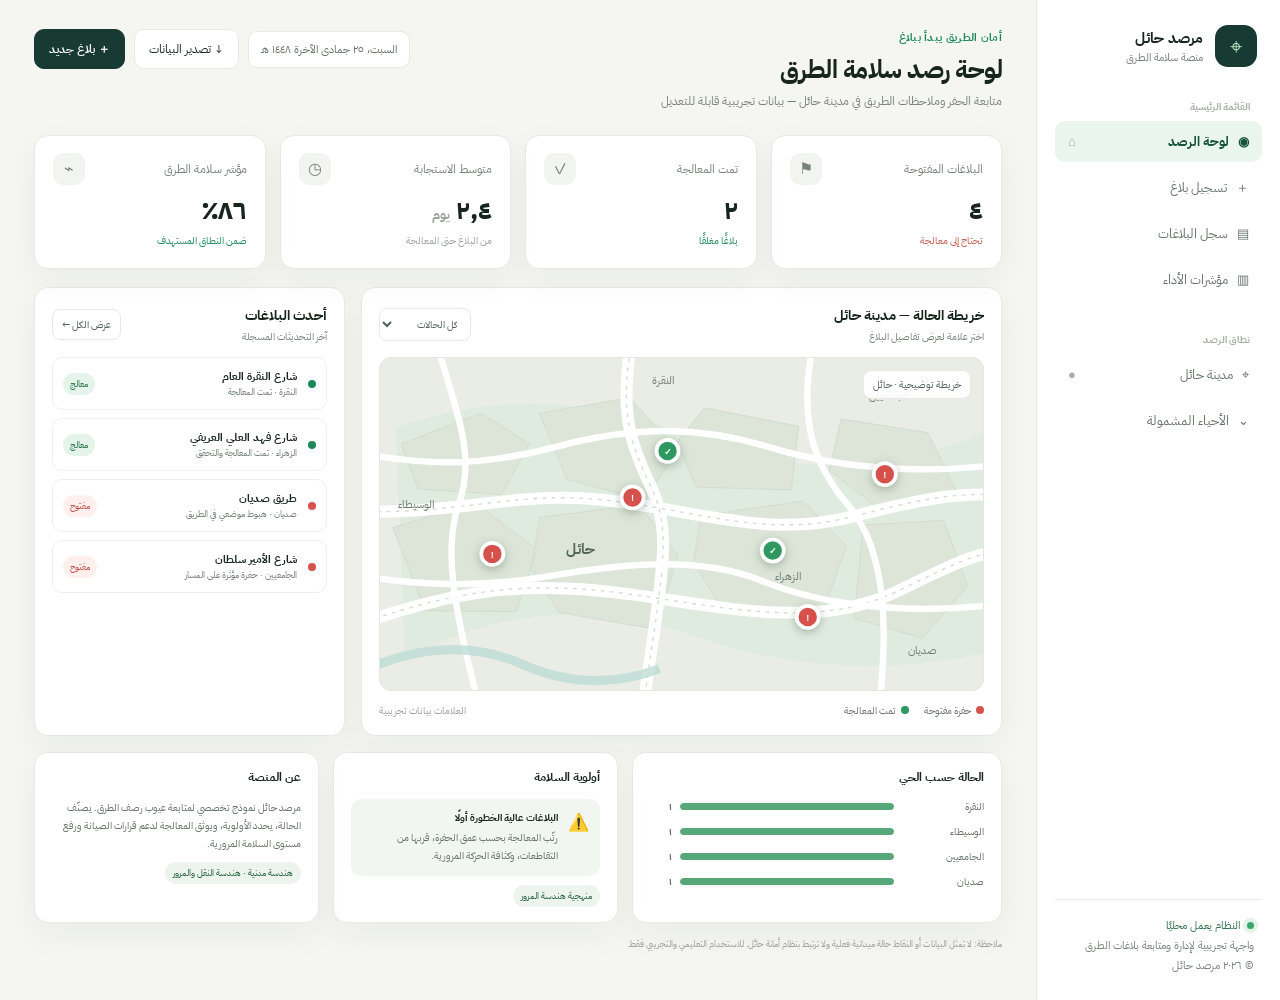
<file: index.html>
<!doctype html>
<html lang="ar" dir="rtl">
<head>
  <meta charset="utf-8">
  <meta name="viewport" content="width=device-width, initial-scale=1">
  <meta name="theme-color" content="#f5f6f2">
  <meta name="description" content="لوحة تجريبية لرصد الحفر ومتابعة سلامة الطرق في مدينة حائل.">
  <title>مرصد حائل | رصد الحفر</title>
  <link rel="stylesheet" href="styles.css">
  <script src="app.js?v=2" defer></script>
</head>
<body>
  <div class="shell">
    <aside class="side" aria-label="القائمة الجانبية">
      <div class="brand">
        <div class="brandmark" aria-hidden="true">⌖</div>
        <div><strong>مرصد حائل</strong><small>منصة سلامة الطرق</small></div>
      </div>

      <div>
        <div class="navlabel">القائمة الرئيسية</div>
        <nav class="nav" aria-label="القائمة الرئيسية">
          <button class="active" type="button">◉ &nbsp; لوحة الرصد <span>⌂</span></button>
          <button id="reportNav" type="button">＋ &nbsp; تسجيل بلاغ</button>
          <button id="allReports" type="button">▤ &nbsp; سجل البلاغات</button>
          <button id="analytics" type="button">▥ &nbsp; مؤشرات الأداء</button>
        </nav>
      </div>

      <div>
        <div class="navlabel">نطاق الرصد</div>
        <div class="nav">
          <button type="button">⌖ &nbsp; مدينة حائل <span>●</span></button>
          <button type="button">⌄ &nbsp; الأحياء المشمولة</button>
        </div>
      </div>

      <div class="side-bottom">
        <div class="live"><i class="dot" aria-hidden="true"></i> النظام يعمل محليًا</div>
        <br>واجهة تجريبية لإدارة ومتابعة بلاغات الطرق<br>© ٢٠٢٦ مرصد حائل
      </div>
    </aside>

    <main class="main">
      <header class="top">
        <div>
          <div class="eyebrow">أمان الطريق يبدأ ببلاغ</div>
          <h1>لوحة رصد سلامة الطرق</h1>
          <p class="sub">متابعة الحفر وملاحظات الطريق في مدينة حائل — بيانات تجريبية قابلة للتعديل</p>
        </div>
        <div class="actions">
          <span class="date-pill" id="today"></span>
          <button class="btn" id="exportBtn" type="button">↓ تصدير البيانات</button>
          <button class="btn primary" id="newReport" type="button">＋ بلاغ جديد</button>
        </div>
      </header>

      <section class="stats" aria-label="ملخص البلاغات">
        <article class="card stat">
          <div class="stat-top">البلاغات المفتوحة <span class="icon" aria-hidden="true">⚑</span></div>
          <b id="openCount">٠</b><small class="red">تحتاج إلى معالجة</small>
        </article>
        <article class="card stat">
          <div class="stat-top">تمت المعالجة <span class="icon" aria-hidden="true">✓</span></div>
          <b id="closedCount">٠</b><small class="green">بلاغًا مغلقًا</small>
        </article>
        <article class="card stat">
          <div class="stat-top">متوسط الاستجابة <span class="icon" aria-hidden="true">◷</span></div>
          <b>٢٫٤ <small class="unit">يوم</small></b><small>من البلاغ حتى المعالجة</small>
        </article>
        <article class="card stat">
          <div class="stat-top">مؤشر سلامة الطرق <span class="icon" aria-hidden="true">⌁</span></div>
          <b>٨٦٪</b><small class="green">ضمن النطاق المستهدف</small>
        </article>
      </section>

      <section class="content" aria-label="الخريطة وآخر البلاغات">
        <article class="card mapcard">
          <div class="section-head">
            <div><h2>خريطة الحالة — مدينة حائل</h2><p>اختر علامة لعرض تفاصيل البلاغ</p></div>
            <label class="visually-hidden" for="mapFilter">تصفية حالات الخريطة</label>
            <select class="filter" id="mapFilter">
              <option value="all">كل الحالات</option>
              <option value="open">حفر مفتوحة</option>
              <option value="closed">تمت المعالجة</option>
            </select>
          </div>

          <div class="map">
            <svg viewBox="0 0 760 360" preserveAspectRatio="xMidYMid slice" role="img" aria-label="خريطة توضيحية لأحياء مدينة حائل">
              <rect class="map-bg" width="760" height="360" />
              <path class="zone" d="M70 75 Q230 20 390 85T710 80V320Q540 355 390 300T80 325Z" />
              <path class="block" d="M76 93l87-33 52 33-30 55-91-6zM226 60l98-17 51 57-34 54-85-22zM405 54l102 20-8 69-103-3-21-49zM553 66l94 15 31 63-83 20-55-42zM67 184l89-28 67 52-22 67-99-1zM226 173l108-14 42 55-24 80-105-18-30-47zM401 171l111-16 47 49-30 83-105-15-31-50zM577 181l87-5 26 71-49 57-74-22z" />
              <path class="road" d="M0 166C145 172 195 143 296 154s176 42 269 18 125-28 195-21M323 0c-8 62 1 92 24 140s12 93-6 220M37 286c103-35 177-45 286-30s206 39 293-4 94-44 144-41" />
              <path class="roadline" d="M0 166C145 172 195 143 296 154s176 42 269 18 125-28 195-21M323 0c-8 62 1 92 24 140s12 93-6 220M37 286c103-35 177-45 286-30s206 39 293-4 94-44 144-41" />
              <path class="roadminor" d="M119 0c23 75 36 112 19 160s-3 117 18 200M520 0c-12 75 6 119 41 160s44 110 35 200M0 98c100 20 158 21 245-2s155-22 231 1 174 33 284 13M0 231c98 18 164 18 240 5s160-22 228 6 180 41 292 19" />
              <path class="water" d="M44 335Q132 299 207 332T356 337" />
              <text x="372" y="28" class="maplabel">النقرة</text>
              <text x="625" y="44" class="maplabel">الجامعيين</text>
              <text x="112" y="163" class="maplabel">الوسيطاء</text>
              <text x="286" y="212" class="maplabel big">حائل</text>
              <text x="510" y="241" class="maplabel">الزهراء</text>
              <text x="656" y="321" class="maplabel">صديان</text>
              <g id="pins"></g>
            </svg>
            <div class="maplabel-overlay">خريطة توضيحية · حائل</div>
          </div>

          <div class="map-footer">
            <div class="map-legend">
              <span><i class="legend-dot red-dot" aria-hidden="true"></i>حفرة مفتوحة</span>
              <span><i class="legend-dot green-dot" aria-hidden="true"></i>تمت المعالجة</span>
            </div>
            <small>العلامات بيانات تجريبية</small>
          </div>
        </article>

        <article class="card feed">
          <div class="section-head">
            <div><h2>أحدث البلاغات</h2><p>آخر التحديثات المسجلة</p></div>
            <button class="filter" id="viewAll" type="button">عرض الكل ←</button>
          </div>
          <div class="feedlist" id="feed" aria-live="polite"></div>
        </article>
      </section>

      <section class="lower" aria-label="مؤشرات ومعلومات">
        <article class="card">
          <h3>الحالة حسب الحي</h3>
          <div class="bars" id="districtBars"></div>
        </article>
        <article class="card">
          <h3>أولوية السلامة</h3>
          <div class="focus">
            <span class="ico" aria-hidden="true">⚠️</span>
            <div><strong>البلاغات عالية الخطورة أولًا</strong><p>رتّب المعالجة بحسب عمق الحفرة، قربها من التقاطعات، وكثافة الحركة المرورية.</p></div>
          </div>
          <span class="tag">منهجية هندسة المرور</span>
        </article>
        <article class="card">
          <h3>عن المنصة</h3>
          <p class="specialty">مرصد حائل نموذج تخصصي لمتابعة عيوب رصف الطرق. يصنّف الحالة، يحدد الأولوية، ويوثق المعالجة لدعم قرارات الصيانة ورفع مستوى السلامة المرورية.</p>
          <span class="tag">هندسة مدنية · هندسة النقل والمرور</span>
        </article>
      </section>

      <p class="footnote page-note">ملاحظة: لا تمثل البيانات أو النقاط حالة ميدانية فعلية ولا ترتبط بنظام أمانة حائل. للاستخدام التعليمي والتجريبي فقط.</p>
    </main>
  </div>

  <div class="toast" id="toast" role="status" aria-live="polite"></div>

  <div class="modalback" id="modal" aria-hidden="true">
    <section class="modal" role="dialog" aria-modal="true" aria-labelledby="modalTitle" aria-describedby="modalDescription">
      <h2 id="modalTitle">تسجيل بلاغ طريق</h2>
      <p id="modalDescription">أضف ملاحظة جديدة إلى لوحة الرصد التجريبية.</p>
      <form id="reportForm">
        <div class="fields">
          <div class="field">
            <label for="district">الحي</label>
            <select id="district" required>
              <option value="النقرة">النقرة</option>
              <option value="الوسيطاء">الوسيطاء</option>
              <option value="الجامعيين">الجامعيين</option>
              <option value="الزهراء">الزهراء</option>
              <option value="صديان">صديان</option>
              <option value="أخرى">أخرى</option>
            </select>
          </div>
          <div class="field">
            <label for="severity">الأولوية</label>
            <select id="severity">
              <option value="عالية">عالية</option>
              <option value="متوسطة">متوسطة</option>
              <option value="منخفضة">منخفضة</option>
            </select>
          </div>
          <div class="field full">
            <label for="location">الشارع أو وصف الموقع</label>
            <input id="location" required maxlength="100" placeholder="مثال: شارع الملك عبدالعزيز">
          </div>
          <div class="field full">
            <label for="condition">الحالة</label>
            <select id="condition">
              <option value="open">حفرة مفتوحة</option>
              <option value="closed">تمت المعالجة</option>
            </select>
          </div>
          <div class="field full">
            <label for="note">وصف مختصر</label>
            <input id="note" maxlength="160" placeholder="عمق تقريبي، قرب تقاطع…">
          </div>
        </div>
        <div class="modal-actions">
          <button class="btn primary" type="submit">حفظ البلاغ</button>
          <button class="btn" id="cancel" type="button">إلغاء</button>
        </div>
      </form>
      <p class="footnote">يُحفظ التعديل في هذا المتصفح فقط (LocalStorage).</p>
    </section>
  </div>
</body>
</html>
</file>
<file: styles.css>
@import url('https://fonts.googleapis.com/css2?family=IBM+Plex+Sans+Arabic:wght@400;500;600;700&display=swap');

:root {
  color-scheme: light;
  --ink: #18251f;
  --muted: #77827b;
  --paper: #f5f6f2;
  --white: #fff;
  --line: #e7eae4;
  --green: #1e8a59;
  --green-pale: #e5f4eb;
  --red: #d7514c;
  --red-pale: #fff0ee;
  --navy: #173a32;
  --shadow: 0 12px 34px #14251b0c;
}

* { box-sizing: border-box; }
body {
  margin: 0;
  background: var(--paper);
  color: var(--ink);
  font-family: 'IBM Plex Sans Arabic', Tahoma, sans-serif;
}
button, input, select { font: inherit; }
button { cursor: pointer; }
button:focus-visible, input:focus-visible, select:focus-visible {
  outline: 3px solid #65ad81;
  outline-offset: 2px;
}
.visually-hidden {
  position: absolute;
  width: 1px;
  height: 1px;
  padding: 0;
  margin: -1px;
  overflow: hidden;
  clip: rect(0, 0, 0, 0);
  white-space: nowrap;
  border: 0;
}

.shell { min-height: 100vh; display: grid; grid-template-columns: 244px 1fr; }
.side {
  display: flex;
  flex-direction: column;
  gap: 32px;
  padding: 25px 18px;
  background: var(--white);
  border-left: 1px solid var(--line);
}
.brand { display: flex; align-items: center; gap: 12px; padding: 0 5px; }
.brandmark {
  display: grid;
  width: 42px;
  height: 42px;
  place-items: center;
  border-radius: 13px;
  background: var(--navy);
  color: #b7e6c6;
  font-size: 22px;
}
.brand strong, .brand small { display: block; }
.brand strong { font-size: 15px; }
.brand small { color: var(--muted); font-size: 11px; }
.navlabel { margin-bottom: 7px; padding: 0 12px; color: #a4ada6; font-size: 10px; font-weight: 700; }
.nav { display: grid; gap: 5px; }
.nav button {
  padding: 11px 13px;
  border: 0;
  border-radius: 10px;
  background: transparent;
  color: #67746b;
  font-size: 13px;
  text-align: right;
}
.nav button.active { background: #eaf5ed; color: #17523c; font-weight: 700; }
.nav button span { float: left; color: #a3afa6; }
.side-bottom {
  margin-top: auto;
  padding: 16px 8px 0;
  border-top: 1px solid var(--line);
  color: var(--muted);
  font-size: 11px;
  line-height: 1.8;
}
.live { display: inline-flex; align-items: center; gap: 7px; color: #32724e; }
.dot { width: 7px; height: 7px; border-radius: 50%; background: #39a66c; box-shadow: 0 0 0 4px #e3f3e9; }

.main { width: 100%; max-width: 1600px; margin: auto; padding: 29px 34px 40px; }
.top { display: flex; align-items: flex-start; justify-content: space-between; gap: 20px; margin-bottom: 25px; }
.eyebrow { color: var(--green); font-size: 11px; font-weight: 700; letter-spacing: .3px; }
.top h1 { margin: 5px 0 4px; font-size: 25px; letter-spacing: -.5px; }
.sub { margin: 0; color: var(--muted); font-size: 12px; }
.actions { display: flex; align-items: center; gap: 9px; }
.btn {
  padding: 10px 14px;
  border: 1px solid var(--line);
  border-radius: 10px;
  background: var(--white);
  color: var(--ink);
  font-size: 12px;
  transition: transform .15s ease, box-shadow .15s ease;
}
.btn:hover { transform: translateY(-1px); box-shadow: var(--shadow); }
.btn.primary { border-color: var(--navy); background: var(--navy); color: var(--white); font-weight: 600; }
.date-pill { padding: 9px 12px; border: 1px solid var(--line); border-radius: 9px; background: var(--white); color: #647068; font-size: 11px; }

.stats { display: grid; grid-template-columns: repeat(4, 1fr); gap: 14px; margin-bottom: 18px; }
.card { border: 1px solid var(--line); border-radius: 14px; background: var(--white); box-shadow: var(--shadow); }
.stat { position: relative; overflow: hidden; padding: 17px 18px; }
.stat-top { display: flex; align-items: center; justify-content: space-between; color: var(--muted); font-size: 12px; }
.icon { display: grid; width: 32px; height: 32px; place-items: center; border-radius: 10px; background: #f1f4ef; font-size: 16px; }
.stat b { display: block; margin: 9px 0 1px; font-size: 27px; line-height: 1.2; }
.stat small { color: #9aa39d; font-size: 10px; }
.stat small.red { color: #c25c50; }
.stat small.green { color: var(--green); }
.stat .unit { display: inline; font-size: 13px; }

.content { display: grid; grid-template-columns: minmax(0, 1.65fr) minmax(270px, .8fr); gap: 16px; align-items: stretch; }
.mapcard, .feed { padding: 17px; }
.section-head { display: flex; align-items: center; justify-content: space-between; gap: 10px; margin-bottom: 13px; }
.section-head h2 { margin: 0; font-size: 14px; }
.section-head p { margin: 3px 0 0; color: var(--muted); font-size: 10px; }
.filter { padding: 7px 9px; border: 1px solid var(--line); border-radius: 8px; background: var(--white); color: #536157; font-size: 10px; }
.map { position: relative; height: 334px; overflow: hidden; border: 1px solid #e2e8df; border-radius: 12px; background: #e9ede5; }
.map svg { display: block; width: 100%; height: 100%; }
.map-bg { fill: #e9ede5; }
.block { fill: #dce5d8; stroke: #d1dbcf; stroke-width: 1; }
.road { fill: none; stroke: #fff; stroke-width: 13; stroke-linecap: round; }
.roadline { fill: none; stroke: #d4dcd1; stroke-width: 1.5; stroke-dasharray: 4 6; }
.roadminor { fill: none; stroke: #fff; stroke-width: 7; stroke-linecap: round; }
.maplabel { fill: #6d796f; font: 12px 'IBM Plex Sans Arabic', sans-serif; }
.maplabel.big { fill: #53685a; font-size: 16px; font-weight: 700; }
.water { fill: none; stroke: #bfded6; stroke-width: 10; opacity: .8; }
.zone { fill: #d6e7d9; opacity: .45; }
.pin { cursor: pointer; }
.pin:focus { outline: none; }
.pin:focus circle { stroke: #172b21; }
.pin circle { stroke: #fff; stroke-width: 4; filter: drop-shadow(0 3px 5px #1c35234a); }
.pin text { fill: #fff; font: bold 10px Arial, sans-serif; text-anchor: middle; dominant-baseline: central; pointer-events: none; }
.maplabel-overlay { position: absolute; top: 12px; right: 12px; padding: 6px 9px; border: 1px solid var(--line); border-radius: 8px; background: #ffffffed; color: #526158; font-size: 10px; }
.map-legend { display: flex; align-items: center; gap: 15px; color: #67736a; font-size: 10px; }
.legend-dot { display: inline-block; width: 8px; height: 8px; margin-left: 5px; border-radius: 50%; }
.red-dot { background: var(--red); }
.green-dot { background: #2f9861; }
.map-footer { display: flex; align-items: center; justify-content: space-between; padding-top: 12px; }
.map-footer small { color: #98a29a; font-size: 10px; }

.feedlist { display: grid; gap: 8px; }
.incident { display: grid; grid-template-columns: 9px minmax(0, 1fr) auto; align-items: center; gap: 10px; padding: 10px; border: 1px solid #eef0eb; border-radius: 10px; }
.incident .signal { width: 8px; height: 8px; border-radius: 50%; background: var(--red); }
.incident.closed .signal { background: var(--green); }
.incident strong, .incident small { display: block; }
.incident strong { font-size: 11px; }
.incident small { color: var(--muted); font-size: 9px; }
.badge { padding: 4px 7px; border-radius: 20px; background: var(--red-pale); color: #bd4e48; font-size: 9px; white-space: nowrap; }
.closed .badge { background: var(--green-pale); color: #287448; }

.lower { display: grid; grid-template-columns: 1.3fr 1fr 1fr; gap: 14px; margin-top: 16px; }
.lower .card { padding: 15px 17px; }
.lower h3 { margin: 0 0 13px; font-size: 12px; }
.bars { display: grid; gap: 10px; }
.barrow { display: grid; grid-template-columns: 82px minmax(0, 1fr) 22px; align-items: center; gap: 8px; color: #657169; font-size: 10px; }
.track { height: 7px; overflow: hidden; border-radius: 8px; background: #eef1ed; }
.fill { height: 100%; border-radius: 8px; background: #56a77a; }
.focus { display: flex; align-items: flex-start; gap: 10px; padding: 11px; border-radius: 10px; background: #f1f6f1; }
.focus .ico { font-size: 17px; }
.focus strong { display: block; margin-bottom: 4px; font-size: 10px; }
.focus p, .specialty { margin: 0; color: #647168; font-size: 10px; line-height: 1.8; }
.tag { display: inline-block; margin-top: 9px; padding: 4px 8px; border-radius: 20px; background: #edf4ee; color: #276441; font-size: 9px; }
.footnote { margin-top: 12px; color: #9aa29b; font-size: 9px; }
.page-note { margin-top: 14px; }

.toast { position: fixed; z-index: 20; bottom: 22px; left: 24px; padding: 12px 16px; border-radius: 11px; background: #183a31; color: var(--white); font-size: 12px; box-shadow: var(--shadow); opacity: 0; transform: translateY(12px); transition: .25s; pointer-events: none; }
.toast.show { opacity: 1; transform: none; }
.modalback { position: fixed; z-index: 10; inset: 0; display: none; place-items: center; padding: 18px; background: #16231eb5; }
.modalback.open { display: grid; }
.modal { width: min(440px, 100%); padding: 22px; border-radius: 16px; background: var(--white); box-shadow: 0 25px 90px #0003; }
.modal h2 { margin: 0 0 5px; font-size: 17px; }
.modal > p { margin: 0 0 18px; color: var(--muted); font-size: 11px; }
.fields { display: grid; grid-template-columns: 1fr 1fr; gap: 12px; }
.field { display: grid; gap: 6px; }
.field.full { grid-column: 1 / -1; }
.field label { color: #657169; font-size: 10px; }
.field input, .field select { width: 100%; padding: 10px; border: 1px solid var(--line); border-radius: 9px; outline-color: #4b986b; background: #fafbf9; font-size: 12px; }
.modal-actions { display: flex; justify-content: flex-start; gap: 8px; margin-top: 18px; }

@media (max-width: 1000px) {
  .shell { grid-template-columns: 210px minmax(0, 1fr); }
  .main { padding: 24px 22px; }
  .content { grid-template-columns: 1fr; }
  .feedlist { grid-template-columns: repeat(2, minmax(0, 1fr)); }
  .lower { grid-template-columns: 1fr 1fr; }
  .lower .card:last-child { grid-column: 1 / -1; }
}
@media (max-width: 700px) {
  .shell { display: block; }
  .side { display: none; }
  .main { padding: 21px 15px 28px; }
  .top { display: block; }
  .top h1 { font-size: 21px; }
  .actions { justify-content: space-between; margin-top: 13px; }
  .stats { grid-template-columns: repeat(2, minmax(0, 1fr)); gap: 9px; }
  .stat { padding: 13px; }
  .stat b { font-size: 23px; }
  .content { gap: 10px; }
  .map { height: 270px; }
  .feedlist, .lower { grid-template-columns: 1fr; }
  .lower .card:last-child { grid-column: auto; }
  .date-pill { display: none; }
}
@media (prefers-reduced-motion: reduce) {
  *, *::before, *::after { scroll-behavior: auto !important; transition-duration: .01ms !important; animation-duration: .01ms !important; }
}
</file>
